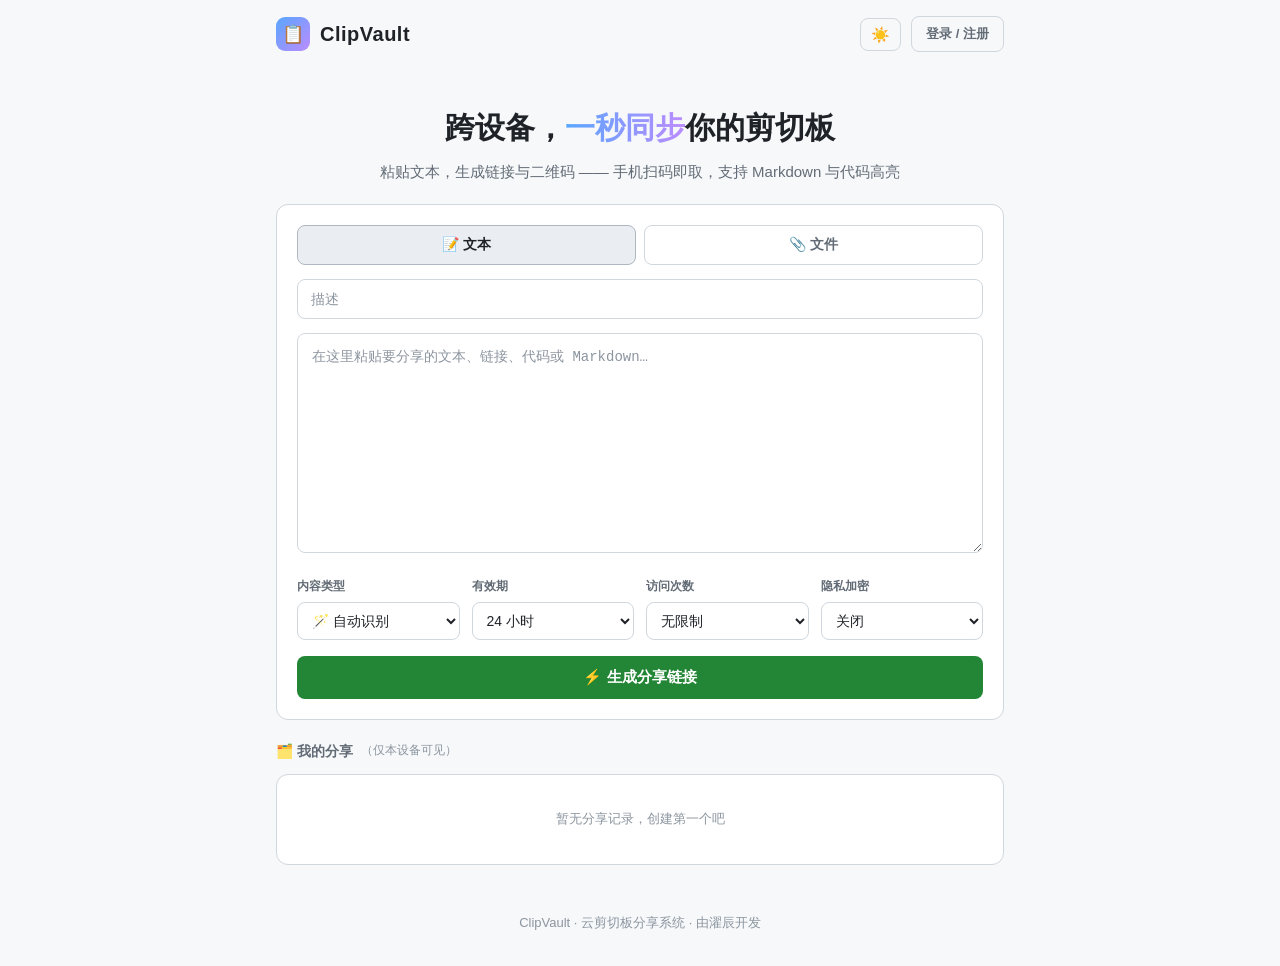
<file: templates/index.html>
<!DOCTYPE html>
<html lang="zh-CN">
<head>
  <meta charset="UTF-8">
  <meta name="viewport" content="width=device-width, initial-scale=1.0">
  <meta name="description" content="ClipVault - 轻量级云剪切板分享系统，支持有效期、访问次数限制、阅后即焚">
  <title>ClipVault · 云剪切板分享</title>
  <link rel="icon" href="data:image/svg+xml,<svg xmlns='http://www.w3.org/2000/svg' viewBox='0 0 100 100'><text y='.9em' font-size='90'>📋</text></svg>">
  <script src="/static/js/theme-init.js?v=4"></script>
  <link rel="stylesheet" href="/static/css/style.css?v=3">
</head>
<body>
  <div class="container">
    <nav class="nav">
      <a class="brand" href="/">
        <span class="logo">📋</span>
        <span class="name">ClipVault</span>
      </a>
      <div class="nav-right">
        <button type="button" class="btn btn-ghost theme-toggle" id="themeToggle" title="切换夜间/日间模式" aria-label="切换主题">🌙</button>
        <span class="tag" id="userBadge" hidden>👤 <b id="userName"></b></span>
        <button class="btn btn-ghost" id="loginBtn">登录 / 注册</button>
        <button class="btn btn-ghost" id="logoutBtn" hidden>退出</button>
      </div>
    </nav>

    <header class="hero">
      <h1>跨设备，<span>一秒同步</span>你的剪切板</h1>
      <p>粘贴文本，生成链接与二维码 —— 手机扫码即取，支持 Markdown 与代码高亮</p>
    </header>

    <!-- 编辑区 -->
    <section class="card">
      <div class="tabs">
        <button class="tab active" data-tab="text">📝 文本</button>
        <button class="tab" data-tab="file">📎 文件</button>
      </div>

      <div class="title-field">
        <input id="shareTitleInput" maxlength="200" placeholder="描述" aria-label="描述（选填）">
      </div>

      <div id="textTab">
        <textarea id="content" placeholder="在这里粘贴要分享的文本、链接、代码或 Markdown…" spellcheck="false"></textarea>
      </div>

      <div id="fileTab" hidden>
        <input type="file" id="fileInput" hidden>
        <div class="dropzone" id="dropzone" role="button" tabindex="0">
          <div class="dz-icon">📎</div>
          <p class="dz-text">点击选择，或将文件拖拽到此处</p>
          <p class="dz-hint">单个文件最大 100MB · 支持任意类型 · 服务端自动隔离存储</p>
        </div>
        <div class="file-selected" id="fileSelected" hidden>
          <span class="fs-icon" id="fsIcon">📄</span>
          <div class="fs-info">
            <div class="fs-name" id="fsName">—</div>
            <div class="fs-size" id="fsSize">—</div>
          </div>
          <button class="btn btn-danger" id="fsRemove" title="移除">✕</button>
        </div>
        <div class="upload-progress" id="uploadProgress" hidden><div class="bar" id="uploadBar"></div></div>
      </div>

      <div class="options">
        <div class="opt-group" id="typeGroup">
          <label for="contentType">内容类型</label>
          <select id="contentType">
            <option value="auto" selected>🪄 自动识别</option>
            <option value="text">📄 纯文本</option>
            <option value="markdown">📝 Markdown</option>
            <option value="code">💻 代码</option>
          </select>
        </div>
        <div class="opt-group">
          <label for="expiry">有效期</label>
          <select id="expiry">
            <option value="3600">1 小时</option>
            <option value="86400" selected>24 小时</option>
            <option value="604800">7 天</option>
            <option value="forever">永久</option>
            <option value="custom">自定义…</option>
          </select>
          <span class="custom-opt" id="expiryCustom" hidden>
            <input type="number" id="expiryValue" min="1" max="3650" value="3" inputmode="numeric">
            <select id="expiryUnit">
              <option value="60">分钟</option>
              <option value="3600" selected>小时</option>
              <option value="86400">天</option>
            </select>
          </span>
        </div>
        <div class="opt-group">
          <label for="maxViews">访问次数</label>
          <select id="maxViews">
            <option value="1">1 次（阅后即焚）</option>
            <option value="5">5 次</option>
            <option value="unlimited" selected>无限制</option>
            <option value="custom">自定义…</option>
          </select>
          <span class="custom-opt" id="viewsCustom" hidden>
            <input type="number" id="viewsValue" min="1" max="100000" value="20" inputmode="numeric">
            <span class="unit">次</span>
          </span>
        </div>
        <div class="opt-group" id="e2eGroup">
          <label for="e2eToggle">隐私加密</label>
          <select id="e2eToggle">
            <option value="off">关闭</option>
            <option value="on">🔐 端到端加密</option>
          </select>
          <span class="opt-hint" id="e2eHint" hidden>选择"端到端加密"后，内容在浏览器内加密再上传，密钥仅存于分享链接的 # 号后面，服务器永远看不到明文。</span>
        </div>
      </div>

      <button class="btn btn-primary" id="shareBtn">⚡ 生成分享链接</button>
      <p class="e2e-note" id="e2eNote" hidden>🔐 端到端加密已开启：内容在浏览器内加密（AES-256-GCM / AES-256-CBC+HMAC），密钥仅存于链接的 # 锚点中（不会发送到服务器），服务器上只有密文。</p>
    </section>

    <!-- 分享结果 -->
    <section class="card" id="resultCard" hidden>
      <div class="result-head">
        <span class="dot"></span>
        <h2>分享已创建</h2>
      </div>
      <div class="link-box">
        <code id="shareLink"></code>
        <button class="btn btn-copy" id="copyBtn">复制</button>
      </div>
      <div class="result-body">
        <div class="qr-wrap">
          <div id="qrcode"></div>
        </div>
        <div class="result-meta">
          <div class="meta-row"><span>有效期至</span><b id="metaExpiry">—</b></div>
          <div class="meta-row"><span>剩余访问次数</span><b id="metaViews">—</b></div>
          <div class="meta-row"><span>手机扫码</span><b>直接打开</b></div>
          <p class="burn-note">🔒 销毁令牌已保存在本设备（localStorage），可在下方「我的分享」中手动焚毁；到达访问上限后服务器将立即物理删除内容。</p>
        </div>
      </div>
    </section>

    <!-- 我的分享 -->
    <section>
      <div class="section-title" id="myShareTitle">
        <span>🗂️ 我的分享</span>
        <span class="section-sub" id="myShareSub">（仅本设备可见）</span>
        <span class="sync-badge" id="syncBadge" hidden>● 实时同步</span>
      </div>
      <div class="card" id="historyCard">
        <div id="historyList"></div>
      </div>
    </section>

    <!-- 登录弹窗 -->
    <div class="modal-mask" id="authModal" hidden>
      <div class="modal">
        <h3>登录 ClipVault</h3>
        <p class="modal-sub">登录后可在云端管理你的分享；匿名分享功能不受任何影响</p>
        <div class="form-group">
          <label>用户名</label>
          <input id="authUsername" placeholder="3-32 位字母/数字/下划线/中文" autocomplete="username">
        </div>
        <div class="form-group">
          <label>密码</label>
          <input id="authPassword" type="password" placeholder="至少 6 位" autocomplete="current-password">
        </div>
        <div class="modal-actions">
          <button class="btn btn-primary" id="doLoginBtn" style="width:auto">登录</button>
          <button class="btn btn-ghost" id="doRegisterBtn">注册新账号</button>
        </div>
        <p class="auth-hint">🔒 密码经 PBKDF2-SHA256（26 万轮迭代）哈希后存储，服务器不保存明文</p>
        <button class="modal-close" id="authClose">✕</button>
      </div>
    </div>

    <footer>
      ClipVault · 云剪切板分享系统 · 由濯辰开发
    </footer>
  </div>

  <div id="toast"></div>
  <script src="/static/lib/qrcode.min.js"></script>
  <script src="/static/lib/e2e-fallback.js?v=3"></script>
  <script src="/static/js/common.js?v=3"></script>
  <script src="/static/js/theme.js?v=6"></script>
  <script src="/static/js/index.js?v=3"></script>
</body>
</html>
</file>
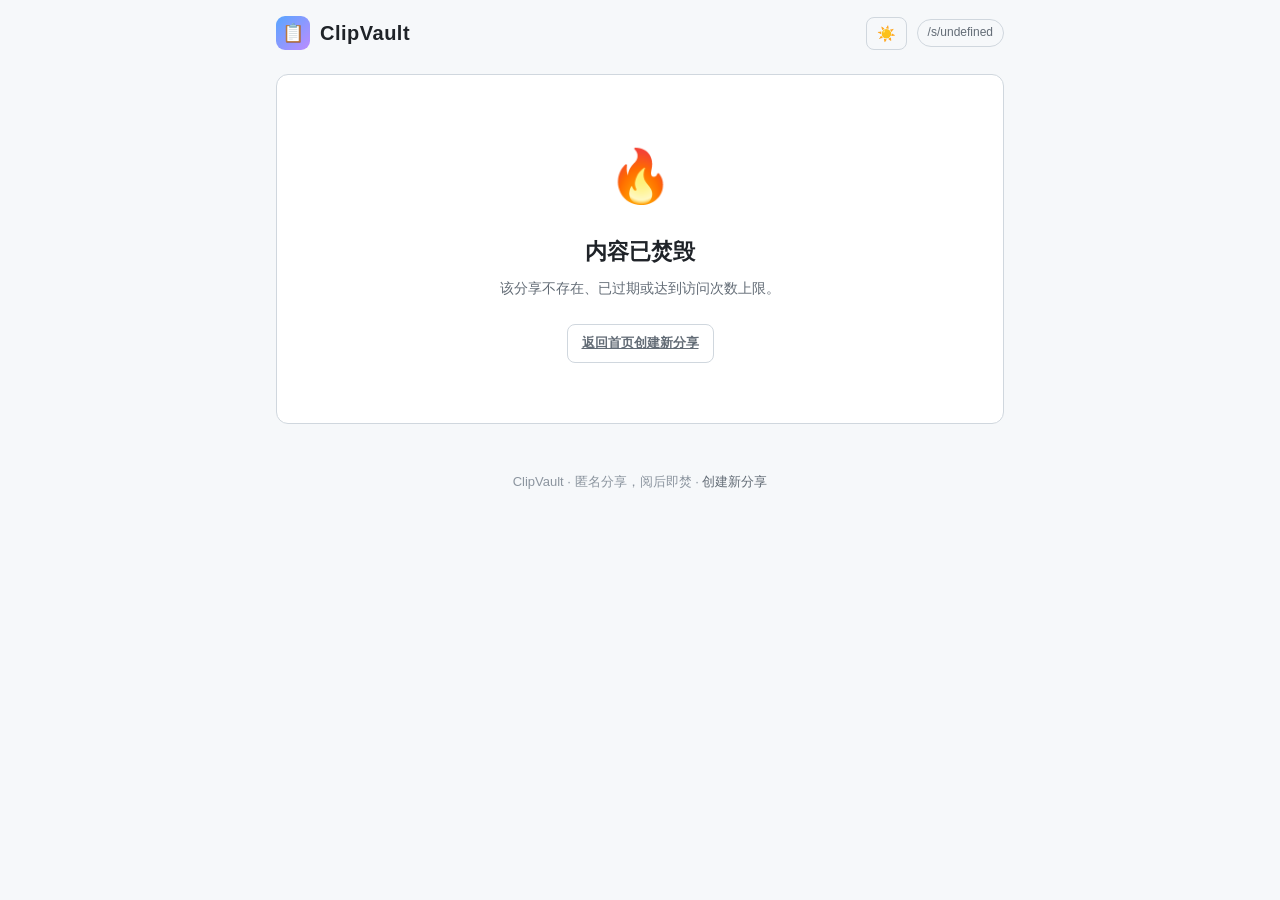
<file: templates/view.html>
<!DOCTYPE html>
<html lang="zh-CN">
<head>
  <meta charset="UTF-8">
  <meta name="viewport" content="width=device-width, initial-scale=1.0">
  <title>分享内容 · ClipVault</title>
  <link rel="icon" href="data:image/svg+xml,<svg xmlns='http://www.w3.org/2000/svg' viewBox='0 0 100 100'><text y='.9em' font-size='90'>📋</text></svg>">
  <script src="/static/js/theme-init.js?v=4"></script>
  <link rel="stylesheet" href="/static/css/style.css?v=3">
  <link rel="stylesheet" href="/static/lib/highlight-theme.css">
</head>
<body>
  <div class="container">
    <nav class="nav">
      <a class="brand" href="/">
        <span class="logo">📋</span>
        <span class="name">ClipVault</span>
      </a>
      <div class="nav-right">
        <button type="button" class="btn btn-ghost theme-toggle" id="themeToggle" title="切换夜间/日间模式" aria-label="切换主题">🌙</button>
        <span class="tag" id="codeTag">…</span>
      </div>
    </nav>

    <h2 class="view-title" id="viewTitle" hidden></h2>

    <!-- 加载中 -->
    <div class="card loading" id="loadingBox">
      <div class="spinner"></div>
      <span>正在取回内容…</span>
    </div>

    <!-- 已失效 -->
    <div class="card status-card" id="burnedBox" hidden>
      <div class="icon">🔥</div>
      <h2 id="burnedTitle">内容已焚毁</h2>
      <p id="burnedDesc">该分享不存在、已过期或达到访问次数上限。</p>
      <a class="btn btn-ghost" href="/">返回首页创建新分享</a>
    </div>

    <!-- 文本 / 代码 / Markdown -->
    <div class="card" id="contentBox" hidden style="padding:0; overflow:hidden;">
      <div class="view-toolbar">
        <span class="badge badge-blue" id="typeBadge">文本</span>
        <span class="badge" id="viewsBadge">访问 -/-</span>
        <span class="badge" id="expiryBadge">⏳ —</span>
        <span class="spacer"></span>
        <button class="btn btn-copy" id="copyBtn">复制内容</button>
      </div>
      <div class="content-area">
        <pre id="textContent" hidden></pre>
        <div class="md-body" id="mdContent" hidden></div>
        <pre hidden><code id="codeContent" class="hljs"></code></pre>
      </div>
    </div>

    <!-- 文件分享 -->
    <div class="card" id="fileBox" hidden style="padding:0; overflow:hidden;">
      <div class="view-toolbar">
        <span class="badge badge-blue">📦 文件</span>
        <span class="badge" id="fileViewsBadge">访问 -/-</span>
        <span class="badge" id="fileExpiryBadge">⏳ —</span>
        <span class="spacer"></span>
        <button class="btn btn-copy" id="downloadBtn">⬇ 下载文件</button>
      </div>
      <div class="content-area">
        <div class="file-box">
          <span class="icon" id="fileIcon">📄</span>
          <div style="flex:1">
            <div class="fname" id="fileName">—</div>
            <div class="fsize" id="fileSize">—</div>
          </div>
        </div>
        <div class="file-preview" id="filePreview" hidden></div>
      </div>
    </div>

    <footer>
      ClipVault · 匿名分享，阅后即焚 · <a href="/">创建新分享</a>
    </footer>
  </div>

  <div id="toast"></div>
  <script src="/static/lib/marked.min.js"></script>
  <script src="/static/lib/purify.min.js"></script>
  <script src="/static/lib/highlight.min.js"></script>
  <script src="/static/lib/e2e-fallback.js?v=3"></script>
  <script src="/static/js/common.js?v=3"></script>
  <script src="/static/js/theme.js?v=6"></script>
  <script src="/static/js/view.js?v=3"></script>
</body>
</html>
</file>
<file: static/css/style.css>
/* ============ 设计变量 ============ */
:root {
  --bg: #0d1117;
  --bg-card: #161b22;
  --bg-input: #0d1117;
  --bg-elevated: #21262d;
  --border: #30363d;
  --border-light: #3d444d;
  --text: #e6edf3;
  --text-dim: #8b949e;
  --text-faint: #6e7681;
  --accent: #58a6ff;
  --accent-hover: #79c0ff;
  --success: #3fb950;
  --danger: #f85149;
  --warning: #d29922;
  --radius: 12px;
  --radius-sm: 8px;
  --mono: "Cascadia Code", Consolas, "Courier New", monospace;
}

/* ============ 日间（浅色）主题 ============ */
html[data-theme="light"] {
  --bg: #f6f8fa;
  --bg-card: #ffffff;
  --bg-input: #ffffff;
  --bg-elevated: #eaeef2;
  --border: #d0d7de;
  --border-light: #afb8c1;
  --text: #1f2328;
  --text-dim: #636c76;
  --text-faint: #8c959f;
  --accent: #0969da;
  --accent-hover: #0550ae;
  --success: #1a7f37;
  --danger: #cf222e;
  --warning: #9a6700;
}
html[data-theme="light"] .dropzone:hover,
html[data-theme="light"] .dropzone.dragover { background: rgba(9, 105, 218, 0.05); }
html[data-theme="light"] .e2e-note { background: rgba(154, 103, 0, 0.07); }
html[data-theme="light"] .md-body code { background: rgba(140, 149, 159, 0.2); }
html[data-theme="light"] .modal-mask { background: rgba(31, 35, 40, 0.45); }
html[data-theme="light"] #toast { box-shadow: 0 8px 24px rgba(31, 35, 40, 0.18); }
html[data-theme="light"] .burned-tag { background: rgba(207, 34, 46, 0.1); }
html[data-theme="light"] .btn-danger { border-color: rgba(207, 34, 46, 0.4); }
html[data-theme="light"] .btn-danger:hover { background: rgba(207, 34, 46, 0.08); }
html[data-theme="light"] .badge-blue { border-color: rgba(9, 105, 218, 0.4); }
html[data-theme="light"] .badge-green { border-color: rgba(26, 127, 55, 0.4); }

* { box-sizing: border-box; margin: 0; padding: 0; }

/* hidden 属性兜底：防止 display:flex 等覆盖 [hidden] */
[hidden] { display: none !important; }

html { color-scheme: dark; }
html[data-theme="light"] { color-scheme: light; }

body {
  font-family: -apple-system, "Segoe UI", "Microsoft YaHei", Roboto, sans-serif;
  background: var(--bg);
  color: var(--text);
  min-height: 100vh;
  display: flex;
  flex-direction: column;
  line-height: 1.6;
  transition: background-color 0.25s ease, color 0.25s ease;
}

.container { width: 100%; max-width: 760px; margin: 0 auto; padding: 0 16px; }

/* ============ 顶部导航 ============ */
.nav {
  display: flex; align-items: center; justify-content: space-between;
  padding: 16px 0; margin-bottom: 8px;
}
.brand { display: flex; align-items: center; gap: 10px; text-decoration: none; color: var(--text); }
.brand .logo {
  width: 34px; height: 34px; border-radius: 9px;
  background: linear-gradient(135deg, #58a6ff 0%, #bc8cff 100%);
  display: flex; align-items: center; justify-content: center;
  font-size: 18px; color: #fff;
}
.brand .name { font-size: 20px; font-weight: 700; letter-spacing: 0.5px; }
.nav .tag {
  font-size: 12px; color: var(--text-dim);
  border: 1px solid var(--border); border-radius: 999px; padding: 3px 10px;
}
.nav-right { display: flex; align-items: center; gap: 10px; }

/* ============ 登录弹窗 ============ */
.modal-mask {
  position: fixed; inset: 0; background: rgba(0, 0, 0, 0.65);
  display: flex; align-items: center; justify-content: center; z-index: 100;
  padding: 16px;
}
.modal {
  position: relative; width: 100%; max-width: 380px;
  background: var(--bg-card); border: 1px solid var(--border-light);
  border-radius: var(--radius); padding: 26px;
}
.modal h3 { font-size: 18px; margin-bottom: 6px; }
.modal-sub { font-size: 13px; color: var(--text-dim); margin-bottom: 18px; }
.form-group { margin-bottom: 14px; }
.form-group label { display: block; font-size: 12px; color: var(--text-dim); margin-bottom: 6px; font-weight: 600; }
.form-group input {
  width: 100%; background: var(--bg-input); color: var(--text);
  border: 1px solid var(--border); border-radius: var(--radius-sm);
  padding: 10px 12px; font-size: 14px; outline: none; font-family: inherit;
}
.form-group input:focus { border-color: var(--accent); }
.modal-actions { display: flex; gap: 10px; margin-top: 4px; }
.auth-hint { font-size: 11px; color: var(--text-faint); margin-top: 14px; }
.modal-close {
  position: absolute; top: 12px; right: 12px;
  background: transparent; border: none; color: var(--text-faint);
  font-size: 16px; cursor: pointer; padding: 4px;
}
.modal-close:hover { color: var(--text); }

/* ============ Hero ============ */
.hero { text-align: center; padding: 28px 0 20px; }
.hero h1 { font-size: 30px; font-weight: 800; margin-bottom: 8px; }
.hero h1 span {
  background: linear-gradient(90deg, #58a6ff, #bc8cff);
  -webkit-background-clip: text; background-clip: text; color: transparent;
}
.hero p { color: var(--text-dim); font-size: 15px; }

/* ============ 卡片 ============ */
.card {
  background: var(--bg-card);
  border: 1px solid var(--border);
  border-radius: var(--radius);
  padding: 20px;
  margin-bottom: 20px;
}

/* ============ 标签页 ============ */
.tabs { display: flex; gap: 8px; margin-bottom: 14px; }
.tab {
  flex: 1; padding: 10px; background: transparent; color: var(--text-dim);
  border: 1px solid var(--border); border-radius: var(--radius-sm);
  cursor: pointer; font-size: 14px; font-weight: 600; font-family: inherit;
  transition: all 0.15s;
}
.tab:hover { color: var(--text); }
.tab.active { background: var(--bg-elevated); color: var(--text); border-color: var(--border-light); }

/* ============ 文件拖拽区 ============ */
.dropzone {
  border: 2px dashed var(--border); border-radius: var(--radius);
  padding: 40px 20px; min-height: 200px;
  display: flex; flex-direction: column; justify-content: center; align-items: center;
  gap: 8px; text-align: center; cursor: pointer; transition: border-color 0.2s, background 0.2s;
}
.dropzone:hover, .dropzone.dragover { border-color: var(--accent); background: rgba(88, 166, 255, 0.04); }
.dz-icon { font-size: 36px; }
.dz-text { font-size: 15px; color: var(--text); }
.dz-hint { font-size: 12px; color: var(--text-faint); }

.file-selected {
  display: flex; align-items: center; gap: 14px; padding: 14px 16px; margin-top: 12px;
  background: var(--bg-input); border: 1px solid var(--border); border-radius: var(--radius-sm);
}
.fs-icon { font-size: 30px; }
.fs-info { flex: 1; min-width: 0; }
.fs-name { font-weight: 600; word-break: break-all; }
.fs-size { font-size: 12px; color: var(--text-dim); }
#fsRemove { padding: 6px 12px; }

.e2e-note {
  margin-top: 12px; font-size: 12px; color: var(--warning);
  background: rgba(210, 153, 34, 0.08);
  border: 1px solid rgba(210, 153, 34, 0.25);
  border-radius: var(--radius-sm); padding: 10px 12px;
}

/* ============ 编辑器 ============ */
textarea#content {
  width: 100%; min-height: 220px;
  background: var(--bg-input); color: var(--text);
  border: 1px solid var(--border); border-radius: var(--radius-sm);
  padding: 14px; font-family: var(--mono); font-size: 14px;
  resize: vertical; outline: none; transition: border-color 0.2s;
}
textarea#content:focus { border-color: var(--accent); }
textarea#content::placeholder { color: var(--text-faint); }

/* ============ 选项栏 ============ */
.options { display: flex; flex-wrap: wrap; gap: 12px; margin: 16px 0; }
.opt-group { display: flex; flex-direction: column; gap: 6px; flex: 1; min-width: 140px; }
.opt-group label { font-size: 12px; color: var(--text-dim); font-weight: 600; }
.opt-group select {
  background: var(--bg-input); color: var(--text);
  border: 1px solid var(--border); border-radius: var(--radius-sm);
  padding: 9px 10px; font-size: 14px; outline: none; cursor: pointer;
  transition: border-color 0.2s;
}
.opt-group select:focus { border-color: var(--accent); }

/* ============ 按钮 ============ */
.btn {
  display: inline-flex; align-items: center; justify-content: center; gap: 8px;
  border: 1px solid transparent; border-radius: var(--radius-sm);
  padding: 11px 22px; font-size: 15px; font-weight: 600;
  cursor: pointer; transition: all 0.15s; user-select: none;
  font-family: inherit;
}
.btn:active { transform: scale(0.98); }
.btn-primary {
  width: 100%; background: #238636; color: #fff;
}
.btn-primary:hover { background: #2ea043; }
.btn-primary:disabled { opacity: 0.5; cursor: not-allowed; }
.btn-ghost {
  background: transparent; color: var(--text-dim);
  border-color: var(--border); padding: 8px 14px; font-size: 13px;
}
.btn-ghost:hover { color: var(--text); border-color: var(--border-light); }
.btn-danger {
  background: transparent; color: var(--danger);
  border-color: rgba(248, 81, 73, 0.4); padding: 8px 14px; font-size: 13px;
}
.btn-danger:hover { background: rgba(248, 81, 73, 0.1); }
.btn-copy { background: var(--bg-elevated); color: var(--text); border-color: var(--border); }
.btn-copy:hover { border-color: var(--accent); color: var(--accent); }

/* ============ 结果卡片 ============ */
.result-head { display: flex; align-items: center; gap: 10px; margin-bottom: 16px; }
.result-head .dot {
  width: 10px; height: 10px; border-radius: 50%;
  background: var(--success); box-shadow: 0 0 12px var(--success);
}
.result-head h2 { font-size: 17px; }

.link-box {
  display: flex; gap: 10px; align-items: stretch; margin-bottom: 16px;
}
.link-box code {
  flex: 1; background: var(--bg-input); border: 1px solid var(--border);
  border-radius: var(--radius-sm); padding: 12px;
  font-family: var(--mono); font-size: 14px; color: var(--accent);
  overflow-x: auto; white-space: nowrap;
}
.result-body { display: flex; gap: 20px; align-items: flex-start; flex-wrap: wrap; }
.qr-wrap {
  background: #fff; padding: 10px; border-radius: var(--radius-sm);
  width: fit-content; line-height: 0;
}
.result-meta { flex: 1; min-width: 200px; display: flex; flex-direction: column; gap: 10px; }
.meta-row { display: flex; justify-content: space-between; font-size: 13px; color: var(--text-dim); }
.meta-row b { color: var(--text); font-weight: 600; }
.burn-note {
  font-size: 12px; color: var(--text-faint);
  border-top: 1px dashed var(--border); padding-top: 12px; margin-top: 4px;
}

/* ============ 我的分享 ============ */
.section-title {
  display: flex; align-items: center; gap: 8px;
  font-size: 14px; font-weight: 700; color: var(--text-dim); margin: 4px 0 12px;
}
.share-item {
  display: flex; align-items: center; gap: 12px;
  padding: 12px 0; border-bottom: 1px solid var(--border);
}
.share-item:last-child { border-bottom: none; }
.share-item .info { flex: 1; min-width: 0; }
.share-item .code-link {
  font-family: var(--mono); font-size: 14px; color: var(--accent);
  text-decoration: none; display: block;
}
.share-item .code-link:hover { text-decoration: underline; }
.share-item .desc { font-size: 12px; color: var(--text-faint); overflow: hidden; text-overflow: ellipsis; white-space: nowrap; max-width: 420px; }
.share-item .actions { display: flex; gap: 8px; flex-shrink: 0; }
.empty-tip { color: var(--text-faint); font-size: 13px; text-align: center; padding: 14px 0; }

/* ============ 查看页 ============ */
.view-toolbar {
  display: flex; align-items: center; gap: 10px; flex-wrap: wrap;
  padding: 12px 16px; border-bottom: 1px solid var(--border);
}
.badge {
  font-size: 12px; padding: 3px 10px; border-radius: 999px;
  border: 1px solid var(--border); color: var(--text-dim);
}
.badge-blue { color: var(--accent); border-color: rgba(88, 166, 255, 0.4); }
.badge-green { color: var(--success); border-color: rgba(63, 185, 80, 0.4); }
.view-toolbar .spacer { flex: 1; }
.content-area { padding: 18px; }
.content-area pre {
  font-family: var(--mono); font-size: 14px; line-height: 1.7;
  white-space: pre-wrap; word-wrap: break-word; overflow-wrap: anywhere;
}
/* Markdown 渲染样式 */
.md-body { font-size: 15px; line-height: 1.75; }
.md-body h1, .md-body h2, .md-body h3 { margin: 18px 0 10px; }
.md-body p { margin: 10px 0; }
.md-body a { color: var(--accent); }
.md-body code {
  background: rgba(110, 118, 129, 0.25); padding: 2px 6px;
  border-radius: 4px; font-family: var(--mono); font-size: 13px;
}
.md-body pre code { display: block; padding: 14px; overflow-x: auto; background: var(--bg-input); border-radius: var(--radius-sm); }
.md-body blockquote { border-left: 3px solid var(--border-light); padding-left: 14px; color: var(--text-dim); margin: 10px 0; }
.md-body table { border-collapse: collapse; margin: 12px 0; width: 100%; }
.md-body th, .md-body td { border: 1px solid var(--border); padding: 7px 12px; }
.md-body ul, .md-body ol { padding-left: 24px; margin: 10px 0; }
.md-body img { max-width: 100%; border-radius: var(--radius-sm); }

/* ============ 状态页（烧毁/过期） ============ */
.status-card { text-align: center; padding: 60px 20px; }
.status-card .icon { font-size: 52px; margin-bottom: 16px; }
.status-card h2 { font-size: 22px; margin-bottom: 8px; }
.status-card p { color: var(--text-dim); font-size: 14px; margin-bottom: 24px; }

/* ============ 文件卡片 ============ */
.file-box {
  display: flex; align-items: center; gap: 16px; padding: 18px;
  background: var(--bg-input); border: 1px solid var(--border); border-radius: var(--radius-sm);
}
.file-box .icon { font-size: 36px; }
.file-box .fname { font-weight: 600; word-break: break-all; }
.file-box .fsize { font-size: 12px; color: var(--text-dim); }

/* ============ Toast ============ */
#toast {
  position: fixed; left: 50%; bottom: 32px; transform: translateX(-50%) translateY(80px);
  background: var(--bg-elevated); border: 1px solid var(--border-light); color: var(--text);
  padding: 10px 20px; border-radius: 999px; font-size: 14px;
  opacity: 0; transition: all 0.3s; z-index: 999; pointer-events: none;
  box-shadow: 0 8px 24px rgba(0, 0, 0, 0.4);
}
#toast.show { opacity: 1; transform: translateX(-50%) translateY(0); }

/* ============ 页脚 ============ */
footer {
  margin-top: auto; padding: 28px 0 32px; text-align: center;
  color: var(--text-faint); font-size: 13px;
}
footer a { color: var(--text-dim); text-decoration: none; }
footer a:hover { color: var(--accent); }

/* ============ 响应式 ============ */
@media (max-width: 600px) {
  .hero h1 { font-size: 24px; }
  .options { gap: 10px; }
  .opt-group { min-width: calc(50% - 5px); }
  .result-body { flex-direction: column; align-items: center; }
  .result-meta { width: 100%; }
  .link-box { flex-direction: column; }
  .link-box .btn { width: 100%; }
  .share-item .actions { flex-direction: column; }
  .qr-wrap { margin: 0 auto; }
}

/* ============ 加载动画 ============ */
.loading { display: flex; flex-direction: column; align-items: center; padding: 60px 0; gap: 16px; color: var(--text-dim); }
.spinner {
  width: 32px; height: 32px; border-radius: 50%;
  border: 3px solid var(--border); border-top-color: var(--accent);
  animation: spin 0.8s linear infinite;
}
@keyframes spin { to { transform: rotate(360deg); } }

/* 自定义有效期 / 访问次数输入 */
.custom-opt { display: flex; gap: 6px; align-items: center; margin-top: 6px; }
.custom-opt input[type="number"] {
  width: 90px;
  background: var(--bg-input); color: var(--text);
  border: 1px solid var(--border); border-radius: var(--radius-sm);
  padding: 8px 10px; font-size: 14px; outline: none;
  transition: border-color 0.2s;
}
.custom-opt input[type="number"]:focus { border-color: var(--accent); }
.custom-opt select { flex: 1; }
.custom-opt .unit { font-size: 13px; color: var(--text-dim); }

/* 文件上传进度条 */
.upload-progress { margin-top: 10px; height: 6px; background: var(--border); border-radius: 3px; overflow: hidden; }
.upload-progress .bar { height: 100%; width: 0%; background: var(--accent); transition: width 0.15s; }

/* 图片在线预览 */
.file-preview { text-align: center; padding: 16px; }
.file-preview img, .file-preview video { max-width: 100%; max-height: 60vh; border-radius: var(--radius-sm); }

/* 已焚毁分享条目 */
.share-item.burned { opacity: 0.6; }
.share-item.burned .code-link { text-decoration: line-through; }
.burned-tag {
  font-size: 11px;
  color: var(--danger);
  font-weight: 600;
  background: rgba(248, 81, 73, 0.12);
  padding: 1px 6px;
  border-radius: 4px;
  margin-left: 6px;
}

/* 选项提示文字 */
.opt-hint {
  display: block;
  font-size: 11px;
  color: var(--text-faint);
  margin-top: 4px;
  line-height: 1.5;
}

/* ============ 主题切换按钮 ============ */
.theme-toggle {
  padding: 8px 10px; font-size: 15px; line-height: 1;
  min-width: 38px;
}

/* ============ 标题输入 ============ */
.title-field { display: block; width: 100%; margin-bottom: 14px; }
.title-field input {
  display: block;
  width: 100%;
  min-width: 0;
  background: var(--bg-input); color: var(--text);
  border: 1px solid var(--border); border-radius: var(--radius-sm);
  padding: 11px 13px; font-size: 14px; outline: none; font-family: inherit;
  transition: border-color 0.2s;
}
.title-field input:focus { border-color: var(--accent); }
.title-field input::placeholder { color: var(--text-faint); }

/* ============ 分享条目标题 ============ */
.share-item .share-title {
  font-size: 14px; font-weight: 600; color: var(--text);
  overflow: hidden; text-overflow: ellipsis; white-space: nowrap;
  max-width: 420px; margin-bottom: 2px;
}

/* ============ 我的分享：说明文字 / 同步状态 ============ */
.section-sub { font-size: 12px; font-weight: 400; color: var(--text-faint); }
.sync-badge {
  font-size: 11px; font-weight: 600; color: var(--success);
  border: 1px solid rgba(63, 185, 80, 0.4);
  border-radius: 999px; padding: 1px 8px; margin-left: auto;
}
.sync-badge.offline { color: var(--text-faint); border-color: var(--border); }

/* ============ 查看页标题 ============ */
.view-title {
  font-size: 20px; font-weight: 700; line-height: 1.4;
  padding: 16px 18px 0; word-break: break-word;
}
</file>
<file: static/lib/highlight-theme.css>
pre code.hljs{display:block;overflow-x:auto;padding:1em}code.hljs{padding:3px 5px}/*!
  Theme: GitHub Dark
  Description: Dark theme as seen on github.com
  Author: github.com
  Maintainer: @Hirse
  Updated: 2021-05-15

  Outdated base version: https://github.com/primer/github-syntax-dark
  Current colors taken from GitHub's CSS
*/.hljs{color:#c9d1d9;background:#0d1117}.hljs-doctag,.hljs-keyword,.hljs-meta .hljs-keyword,.hljs-template-tag,.hljs-template-variable,.hljs-type,.hljs-variable.language_{color:#ff7b72}.hljs-title,.hljs-title.class_,.hljs-title.class_.inherited__,.hljs-title.function_{color:#d2a8ff}.hljs-attr,.hljs-attribute,.hljs-literal,.hljs-meta,.hljs-number,.hljs-operator,.hljs-selector-attr,.hljs-selector-class,.hljs-selector-id,.hljs-variable{color:#79c0ff}.hljs-meta .hljs-string,.hljs-regexp,.hljs-string{color:#a5d6ff}.hljs-built_in,.hljs-symbol{color:#ffa657}.hljs-code,.hljs-comment,.hljs-formula{color:#8b949e}.hljs-name,.hljs-quote,.hljs-selector-pseudo,.hljs-selector-tag{color:#7ee787}.hljs-subst{color:#c9d1d9}.hljs-section{color:#1f6feb;font-weight:700}.hljs-bullet{color:#f2cc60}.hljs-emphasis{color:#c9d1d9;font-style:italic}.hljs-strong{color:#c9d1d9;font-weight:700}.hljs-addition{color:#aff5b4;background-color:#033a16}.hljs-deletion{color:#ffdcd7;background-color:#67060c}
</file>
